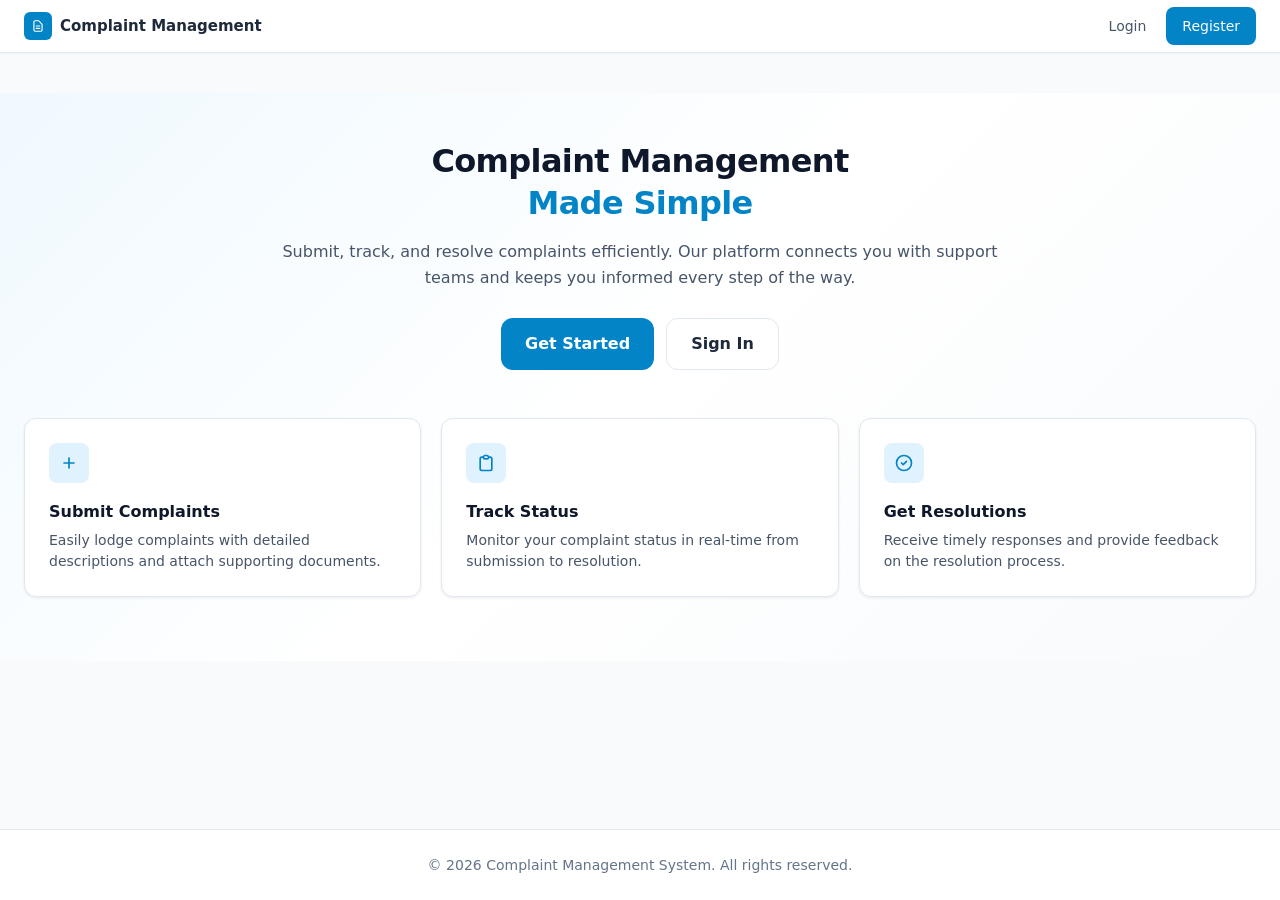
<file: Complain Management System/index.html>
<!DOCTYPE html>
<html lang="en">
<head>
  <meta charset="UTF-8">
  <meta name="viewport" content="width=device-width, initial-scale=1.0">
  <title>Complaint Management System</title>
  <link rel="stylesheet" href="css/style.css">
</head>
<body>
  <header>
    <div class="page-container">
      <div class="header-inner">
        <a href="index.html" class="logo">
          <div class="logo-icon">
            <svg fill="none" stroke="currentColor" viewBox="0 0 24 24">
              <path stroke-linecap="round" stroke-linejoin="round" stroke-width="2" d="M9 12h6m-6 4h6m2 5H7a2 2 0 01-2-2V5a2 2 0 012-2h5.586a1 1 0 01.707.293l5.414 5.414a1 1 0 01.293.707V19a2 2 0 01-2 2z"/>
            </svg>
          </div>
          Complaint Management
        </a>
        <nav id="main-nav">
          <a href="login.html">Login</a>
          <a href="register.html" class="btn-primary">Register</a>
        </nav>
      </div>
    </div>
  </header>

  <main>
    <section class="hero">
      <div class="page-container">
        <div class="hero-inner">
          <h1>Complaint Management<span>Made Simple</span></h1>
          <p>Submit, track, and resolve complaints efficiently. Our platform connects you with support teams and keeps you informed every step of the way.</p>
          <div class="hero-buttons" id="hero-buttons">
            <a href="register.html" class="btn btn-primary-solid">Get Started</a>
            <a href="login.html" class="btn btn-secondary">Sign In</a>
          </div>
        </div>
        <div class="features">
          <div class="feature-card">
            <div class="feature-icon">
              <svg width="24" height="24" fill="none" stroke="currentColor" viewBox="0 0 24 24">
                <path stroke-linecap="round" stroke-linejoin="round" stroke-width="2" d="M12 6v6m0 0v6m0-6h6m-6 0H6"/>
              </svg>
            </div>
            <h3>Submit Complaints</h3>
            <p>Easily lodge complaints with detailed descriptions and attach supporting documents.</p>
          </div>
          <div class="feature-card">
            <div class="feature-icon">
              <svg width="24" height="24" fill="none" stroke="currentColor" viewBox="0 0 24 24">
                <path stroke-linecap="round" stroke-linejoin="round" stroke-width="2" d="M9 5H7a2 2 0 00-2 2v12a2 2 0 002 2h10a2 2 0 002-2V7a2 2 0 00-2-2h-2M9 5a2 2 0 002 2h2a2 2 0 002-2M9 5a2 2 0 012-2h2a2 2 0 012 2"/>
              </svg>
            </div>
            <h3>Track Status</h3>
            <p>Monitor your complaint status in real-time from submission to resolution.</p>
          </div>
          <div class="feature-card">
            <div class="feature-icon">
              <svg width="24" height="24" fill="none" stroke="currentColor" viewBox="0 0 24 24">
                <path stroke-linecap="round" stroke-linejoin="round" stroke-width="2" d="M9 12l2 2 4-4m6 2a9 9 0 11-18 0 9 9 0 0118 0z"/>
              </svg>
            </div>
            <h3>Get Resolutions</h3>
            <p>Receive timely responses and provide feedback on the resolution process.</p>
          </div>
        </div>
      </div>
    </section>
  </main>

  <footer>
    <div class="page-container">
      <p>&copy; <span id="year"></span> Complaint Management System. All rights reserved.</p>
    </div>
  </footer>

  <script src="js/auth.js"></script>
  <script src="js/common.js"></script>
  <script>
    document.getElementById('year').textContent = new Date().getFullYear();
    const user = getCurrentUser();
    if (user) {
      document.getElementById('hero-buttons').innerHTML = `
        <a href="${user.role === 'admin' ? 'admin/index.html' : 'dashboard.html'}" class="btn btn-primary-solid">Go to Dashboard</a>
      `;
      document.getElementById('main-nav').innerHTML = user.role === 'admin'
        ? `<a href="admin/index.html" class="active">Dashboard</a><a href="admin/complaints.html">Complaints</a><a href="admin/categories.html">Categories</a><a href="admin/reports.html">Reports</a><button type="button" onclick="logout(); location.href='index.html'">Logout</button>`
        : `<a href="dashboard.html" class="active">Dashboard</a><a href="complaints.html">My Complaints</a><a href="complaint-new.html">New Complaint</a><a href="profile.html">Profile</a><button type="button" onclick="logout(); location.href='index.html'">Logout</button>`;
    }
  </script>
</body>
</html>
</file>
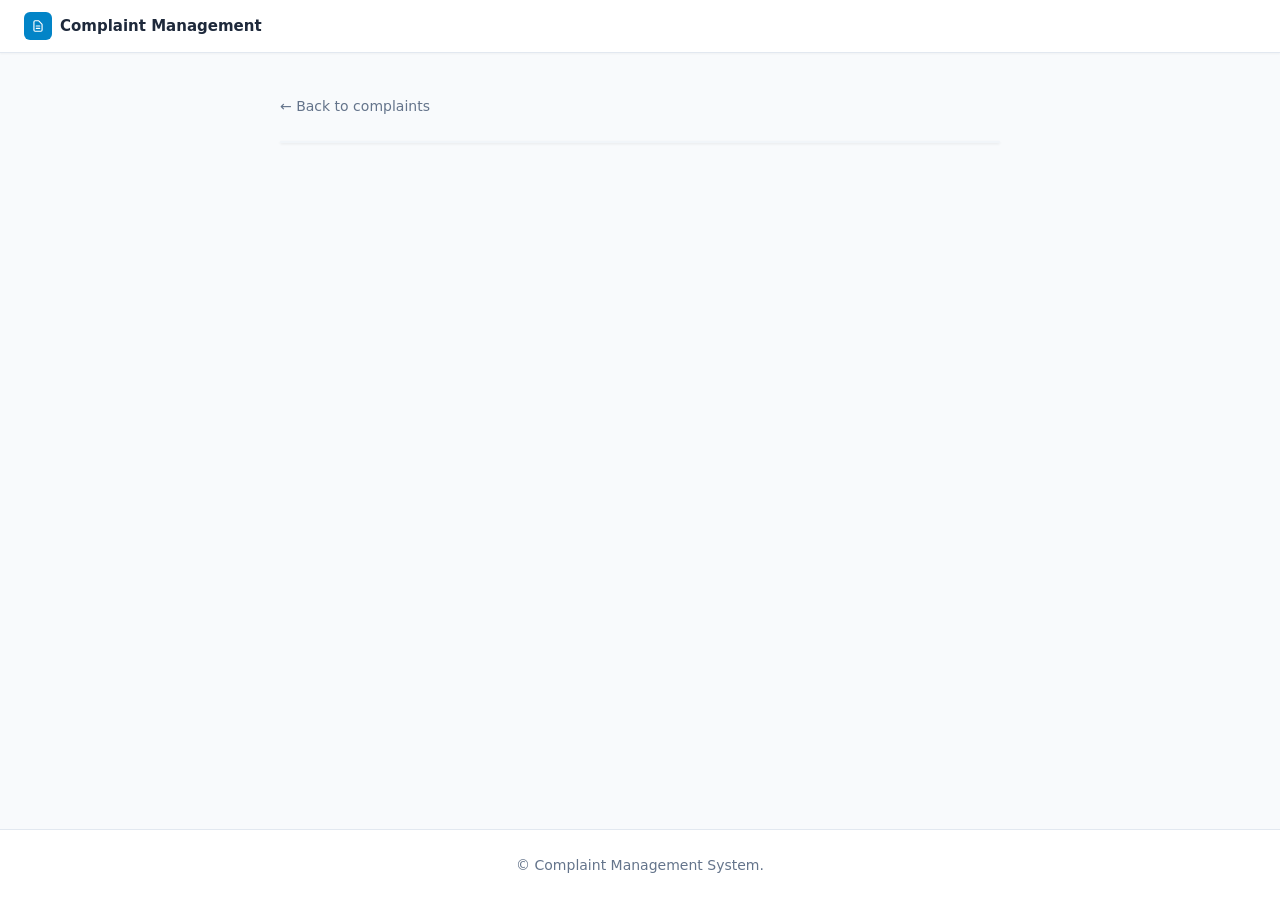
<file: Complain Management System/complaint-detail.html>
<!DOCTYPE html>
<html lang="en">
<head>
  <meta charset="UTF-8">
  <meta name="viewport" content="width=device-width, initial-scale=1.0">
  <title>Complaint Detail - Complaint Management System</title>
  <link rel="stylesheet" href="css/style.css">
</head>
<body>
  <header>
    <div class="page-container">
      <div class="header-inner">
        <a href="dashboard.html" class="logo">
          <div class="logo-icon">
            <svg fill="none" stroke="currentColor" viewBox="0 0 24 24">
              <path stroke-linecap="round" stroke-linejoin="round" stroke-width="2" d="M9 12h6m-6 4h6m2 5H7a2 2 0 01-2-2V5a2 2 0 012-2h5.586a1 1 0 01.707.293l5.414 5.414a1 1 0 01.293.707V19a2 2 0 01-2 2z"/>
            </svg>
          </div>
          Complaint Management
        </a>
        <nav id="main-nav"></nav>
      </div>
    </div>
  </header>

  <main>
    <div class="page-container" style="max-width: 48rem;">
      <a href="complaints.html" class="back-link">← Back to complaints</a>
      <div class="card" id="complaint-content"></div>
    </div>
  </main>

  <footer>
    <div class="page-container">
      <p>&copy; <span id="year"></span> Complaint Management System.</p>
    </div>
  </footer>

  <script src="js/auth.js"></script>
  <script src="js/data.js"></script>
  <script src="js/common.js"></script>
  <script>
    document.getElementById('year').textContent = new Date().getFullYear();
    const user = requireAuth();
    if (!user) return;

    document.getElementById('main-nav').innerHTML = `
      <a href="dashboard.html">Dashboard</a>
      <a href="complaints.html">My Complaints</a>
      <a href="complaint-new.html">New Complaint</a>
      <a href="profile.html">Profile</a>
      <button type="button" onclick="logout(); location.href='index.html'">Logout</button>
    `;

    const params = new URLSearchParams(location.search);
    const id = parseInt(params.get('id'), 10);
    const complaint = mockComplaints.find(c => c.complaintID === id);
    const category = complaint ? mockCategories.find(c => c.categoryID === complaint.categoryID) : null;
    const responses = complaint ? mockResponses.filter(r => r.complaintID === complaint.complaintID) : [];
    const feedback = complaint ? mockFeedback.find(f => f.complaintID === complaint.complaintID) : null;

    const contentEl = document.getElementById('complaint-content');
    if (!complaint) {
      contentEl.innerHTML = `
        <div class="empty-state">
          <p>Complaint not found.</p>
          <a href="complaints.html">Back to complaints</a>
        </div>
      `;
    } else {
      const canSubmitFeedback = (complaint.status === 'Resolved' || complaint.status === 'Closed') && !feedback;
      contentEl.innerHTML = `
        <div class="detail-section">
          <div style="display:flex;justify-content:space-between;align-items:flex-start;flex-wrap:wrap;gap:1rem;">
            <div>
              <span style="font-size:0.875rem;color:var(--slate-500)">#${complaint.complaintID}</span>
              <h1 style="font-size:1.5rem;font-weight:700;margin-top:0.25rem">${complaint.title}</h1>
              <p style="margin-top:0.5rem;color:var(--slate-600)">${complaint.description}</p>
            </div>
            <span class="badge ${getStatusBadgeClass(complaint.status)}">${complaint.status}</span>
          </div>
          <div class="detail-meta">
            Category: ${category ? category.categoryName : '-'} · 
            Created: ${new Date(complaint.createdAt).toLocaleString()} · 
            Updated: ${new Date(complaint.updatedAt).toLocaleString()}
          </div>
        </div>
        <div class="detail-section">
          <h2>Responses</h2>
          ${responses.length === 0 
            ? '<p style="margin-top:1rem;color:var(--slate-500)">No responses yet. Our team will get back to you soon.</p>'
            : responses.map(r => `
              <div class="response-item">
                <p>${r.responseText}</p>
                <p class="response-meta">${r.authorName} · ${new Date(r.responseDate).toLocaleString()}</p>
              </div>
            `).join('')
          }
        </div>
        ${canSubmitFeedback ? `
        <div class="detail-section">
          <h2>Submit Feedback</h2>
          <p style="font-size:0.875rem;color:var(--slate-500);margin-top:0.25rem">How was your experience with the resolution?</p>
          <form id="feedback-form" style="margin-top:1rem">
            <div class="form-group">
              <label>Rating</label>
              <div class="rating-stars" id="rating-stars">
                ${[1,2,3,4,5].map(i => `<button type="button" data-rating="${i}">★</button>`).join('')}
              </div>
            </div>
            <div class="form-group">
              <label for="comments">Comments</label>
              <textarea id="comments" rows="3" placeholder="Optional feedback..."></textarea>
            </div>
            <button type="submit" class="btn btn-primary-solid" style="margin-top:1rem">Submit Feedback</button>
          </form>
        </div>
        ` : ''}
        ${feedback ? `
        <div class="detail-section" style="background:var(--emerald-100);background:rgba(209,250,229,0.5)">
          <h2>Your Feedback</h2>
          <div class="rating-stars" style="pointer-events:none">
            ${[1,2,3,4,5].map(i => `<span style="color:${i<=feedback.rating?'#f59e0b':'var(--slate-300)'}">★</span>`).join('')}
          </div>
          ${feedback.comments ? `<p style="margin-top:0.5rem;color:var(--slate-600)">${feedback.comments}</p>` : ''}
        </div>
        ` : ''}
      `;

      if (canSubmitFeedback) {
        let rating = 0;
        const stars = document.querySelectorAll('#rating-stars button');
        stars.forEach(btn => {
          btn.addEventListener('click', () => {
            rating = parseInt(btn.dataset.rating, 10);
            stars.forEach((s, i) => s.classList.toggle('active', i < rating));
          });
        });
        document.getElementById('feedback-form').addEventListener('submit', function(e) {
          e.preventDefault();
          this.innerHTML = '<p style="color:var(--emerald-600);font-weight:500">Thank you for your feedback!</p>';
        });
      }
    }
  </script>
</body>
</html>
</file>
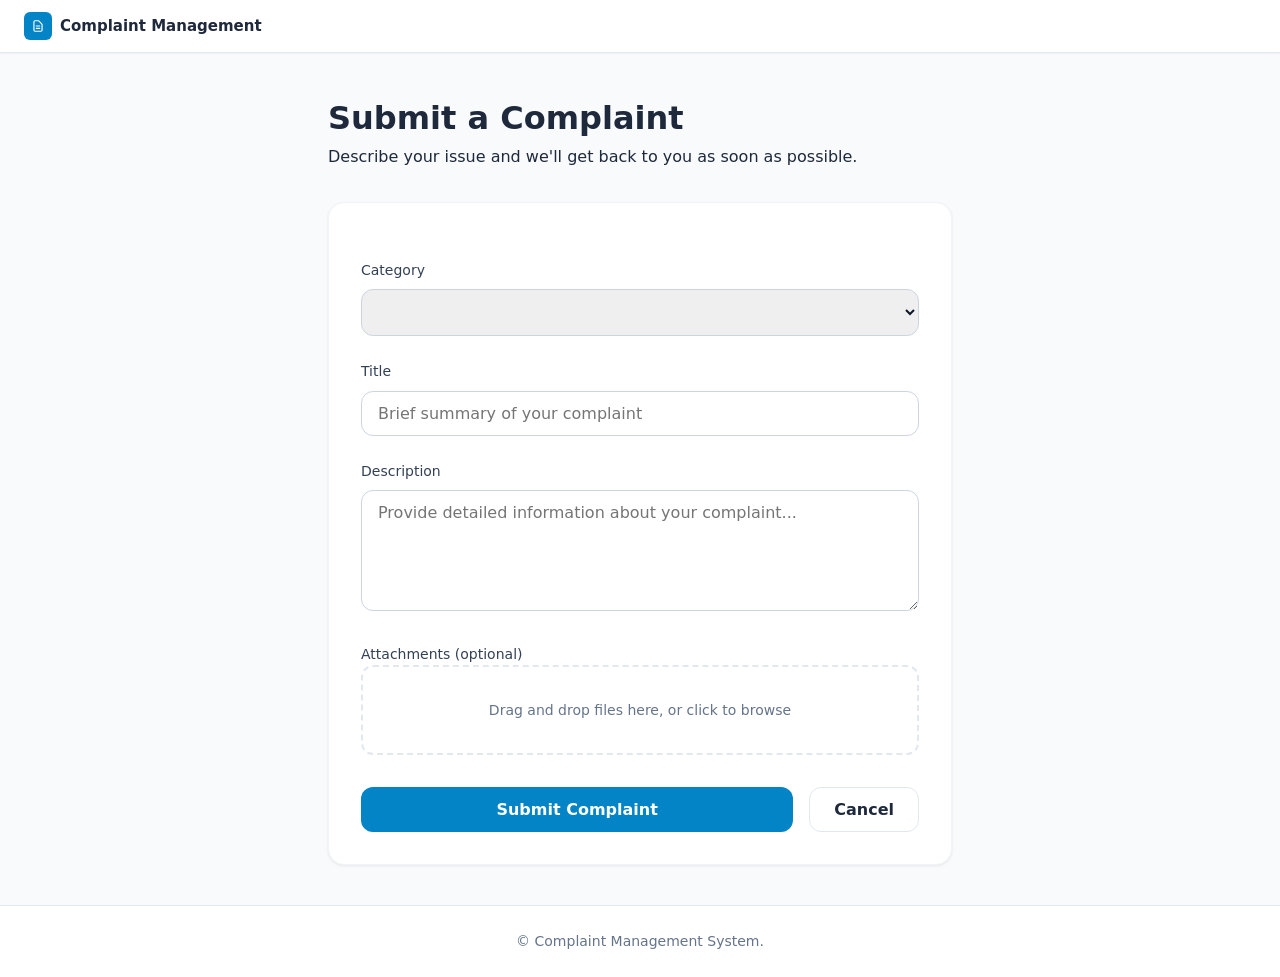
<file: Complain Management System/complaint-new.html>
<!DOCTYPE html>
<html lang="en">
<head>
  <meta charset="UTF-8">
  <meta name="viewport" content="width=device-width, initial-scale=1.0">
  <title>New Complaint - Complaint Management System</title>
  <link rel="stylesheet" href="css/style.css">
</head>
<body>
  <header>
    <div class="page-container">
      <div class="header-inner">
        <a href="dashboard.html" class="logo">
          <div class="logo-icon">
            <svg fill="none" stroke="currentColor" viewBox="0 0 24 24">
              <path stroke-linecap="round" stroke-linejoin="round" stroke-width="2" d="M9 12h6m-6 4h6m2 5H7a2 2 0 01-2-2V5a2 2 0 012-2h5.586a1 1 0 01.707.293l5.414 5.414a1 1 0 01.293.707V19a2 2 0 01-2 2z"/>
            </svg>
          </div>
          Complaint Management
        </a>
        <nav id="main-nav"></nav>
      </div>
    </div>
  </header>

  <main>
    <div class="page-container" style="max-width: 42rem;">
      <h1>Submit a Complaint</h1>
      <p>Describe your issue and we'll get back to you as soon as possible.</p>
      <form id="complaint-form" class="card" style="margin-top: 2rem; padding: 2rem;">
        <div class="form-group">
          <label for="category">Category</label>
          <select id="category"></select>
        </div>
        <div class="form-group">
          <label for="title">Title</label>
          <input type="text" id="title" required placeholder="Brief summary of your complaint">
        </div>
        <div class="form-group">
          <label for="description">Description</label>
          <textarea id="description" rows="5" required placeholder="Provide detailed information about your complaint..."></textarea>
        </div>
        <div class="form-group">
          <label>Attachments (optional)</label>
          <div class="upload-area">
            <p>Drag and drop files here, or click to browse</p>
          </div>
        </div>
        <div style="margin-top: 2rem; display: flex; gap: 1rem;">
          <button type="submit" class="btn btn-primary-solid" style="flex:1">Submit Complaint</button>
          <button type="button" class="btn btn-secondary" onclick="history.back()">Cancel</button>
        </div>
      </form>
    </div>
  </main>

  <footer>
    <div class="page-container">
      <p>&copy; <span id="year"></span> Complaint Management System.</p>
    </div>
  </footer>

  <script src="js/auth.js"></script>
  <script src="js/data.js"></script>
  <script src="js/common.js"></script>
  <script>
    document.getElementById('year').textContent = new Date().getFullYear();
    const user = requireAuth();
    if (!user) return;

    document.getElementById('main-nav').innerHTML = `
      <a href="dashboard.html">Dashboard</a>
      <a href="complaints.html">My Complaints</a>
      <a href="complaint-new.html" class="active">New Complaint</a>
      <a href="profile.html">Profile</a>
      <button type="button" onclick="logout(); location.href='index.html'">Logout</button>
    `;

    const categorySelect = document.getElementById('category');
    mockCategories.forEach(cat => {
      const opt = document.createElement('option');
      opt.value = cat.categoryID;
      opt.textContent = cat.categoryName;
      categorySelect.appendChild(opt);
    });

    document.getElementById('complaint-form').addEventListener('submit', function(e) {
      e.preventDefault();
      const btn = this.querySelector('button[type="submit"]');
      btn.textContent = 'Submitting...';
      btn.disabled = true;
      setTimeout(() => {
        window.location.href = 'complaints.html';
      }, 1000);
    });
  </script>
</body>
</html>
</file>
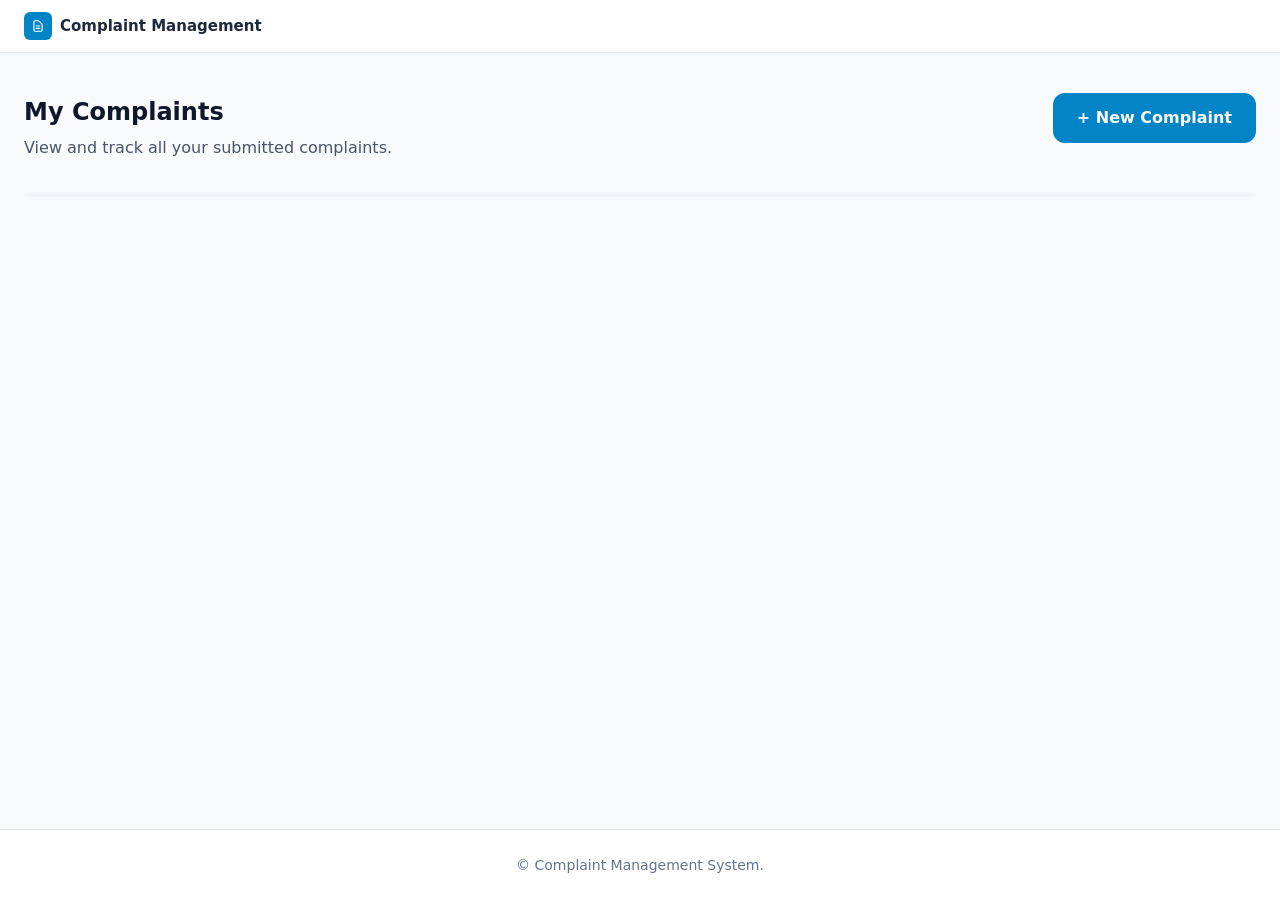
<file: Complain Management System/complaints.html>
<!DOCTYPE html>
<html lang="en">
<head>
  <meta charset="UTF-8">
  <meta name="viewport" content="width=device-width, initial-scale=1.0">
  <title>My Complaints - Complaint Management System</title>
  <link rel="stylesheet" href="css/style.css">
</head>
<body>
  <header>
    <div class="page-container">
      <div class="header-inner">
        <a href="dashboard.html" class="logo">
          <div class="logo-icon">
            <svg fill="none" stroke="currentColor" viewBox="0 0 24 24">
              <path stroke-linecap="round" stroke-linejoin="round" stroke-width="2" d="M9 12h6m-6 4h6m2 5H7a2 2 0 01-2-2V5a2 2 0 012-2h5.586a1 1 0 01.707.293l5.414 5.414a1 1 0 01.293.707V19a2 2 0 01-2 2z"/>
            </svg>
          </div>
          Complaint Management
        </a>
        <nav id="main-nav"></nav>
      </div>
    </div>
  </header>

  <main>
    <div class="page-container">
      <div class="page-header">
        <div>
          <h1>My Complaints</h1>
          <p>View and track all your submitted complaints.</p>
        </div>
        <a href="complaint-new.html" class="btn btn-primary-solid">+ New Complaint</a>
      </div>
      <div class="card table-container" id="complaints-table"></div>
    </div>
  </main>

  <footer>
    <div class="page-container">
      <p>&copy; <span id="year"></span> Complaint Management System.</p>
    </div>
  </footer>

  <script src="js/auth.js"></script>
  <script src="js/data.js"></script>
  <script src="js/common.js"></script>
  <script>
    document.getElementById('year').textContent = new Date().getFullYear();
    const user = requireAuth();
    if (!user) return;

    document.getElementById('main-nav').innerHTML = `
      <a href="dashboard.html">Dashboard</a>
      <a href="complaints.html" class="active">My Complaints</a>
      <a href="complaint-new.html">New Complaint</a>
      <a href="profile.html">Profile</a>
      <button type="button" onclick="logout(); location.href='index.html'">Logout</button>
    `;

    const myComplaints = mockComplaints.filter(c => c.userID === 1);
    const tableEl = document.getElementById('complaints-table');

    if (myComplaints.length === 0) {
      tableEl.innerHTML = `
        <div class="empty-state">
          <div class="empty-state-icon">
            <svg width="32" height="32" fill="none" stroke="currentColor" viewBox="0 0 24 24">
              <path stroke-linecap="round" stroke-linejoin="round" stroke-width="2" d="M9 12h6m-6 4h6m2 5H7a2 2 0 01-2-2V5a2 2 0 012-2h5.586a1 1 0 01.707.293l5.414 5.414a1 1 0 01.293.707V19a2 2 0 01-2 2z"/>
            </svg>
          </div>
          <p>No complaints yet</p>
          <a href="complaint-new.html">Submit your first complaint →</a>
        </div>
      `;
    } else {
      tableEl.innerHTML = `
        <table>
          <thead>
            <tr>
              <th>ID</th>
              <th>Title</th>
              <th>Category</th>
              <th>Status</th>
              <th>Date</th>
              <th style="text-align:right">Action</th>
            </tr>
          </thead>
          <tbody>
            ${myComplaints.map(c => `
              <tr>
                <td>#${c.complaintID}</td>
                <td>
                  <p style="font-weight:500">${c.title}</p>
                  <p style="font-size:0.875rem;color:var(--slate-500)">${c.description.substring(0, 50)}...</p>
                </td>
                <td>${getCategoryName(c.categoryID)}</td>
                <td><span class="badge ${getStatusBadgeClass(c.status)}">${c.status}</span></td>
                <td>${new Date(c.createdAt).toLocaleDateString()}</td>
                <td style="text-align:right"><a href="complaint-detail.html?id=${c.complaintID}" class="table-link">View</a></td>
              </tr>
            `).join('')}
          </tbody>
        </table>
      `;
    }
  </script>
</body>
</html>
</file>
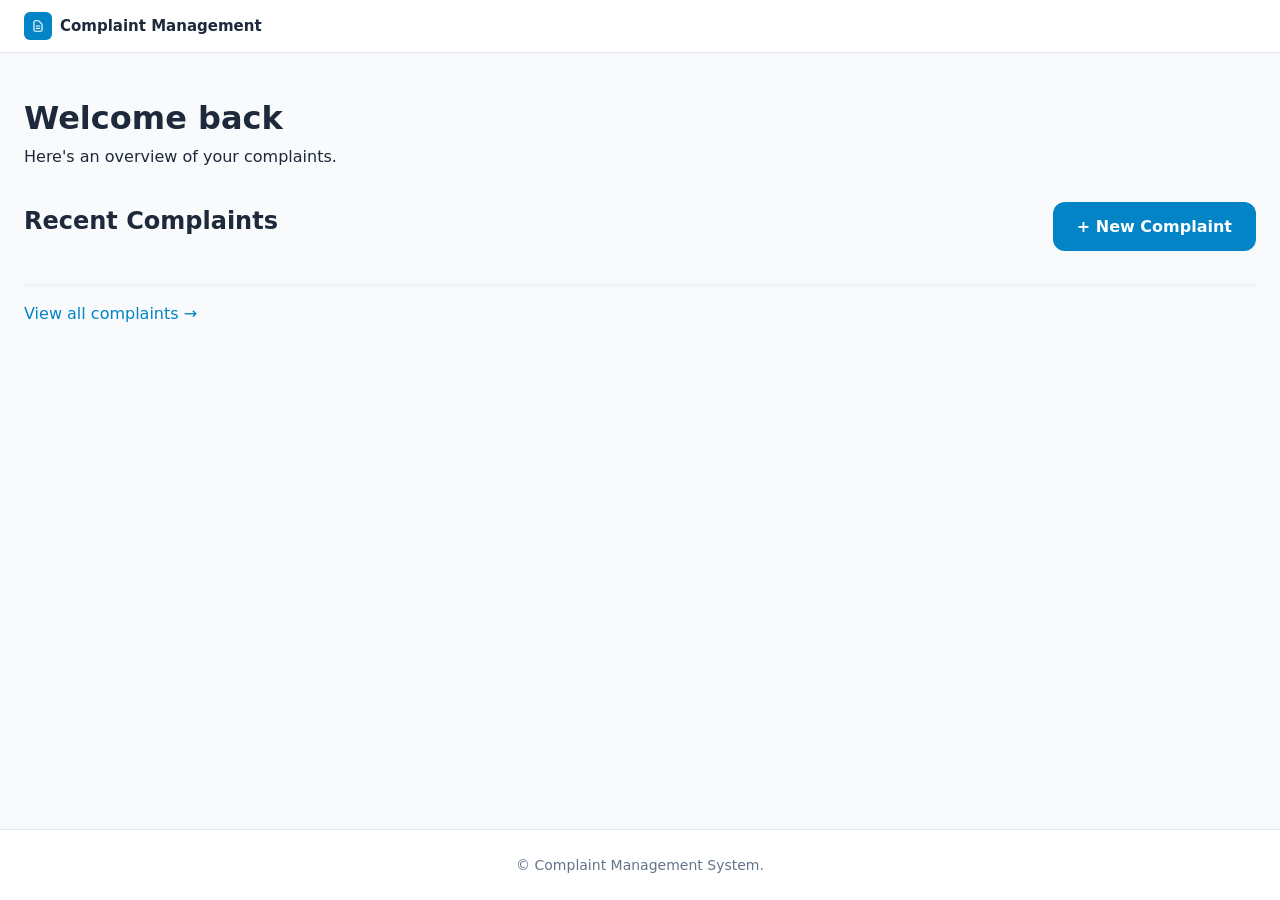
<file: Complain Management System/dashboard.html>
<!DOCTYPE html>
<html lang="en">
<head>
  <meta charset="UTF-8">
  <meta name="viewport" content="width=device-width, initial-scale=1.0">
  <title>Dashboard - Complaint Management System</title>
  <link rel="stylesheet" href="css/style.css">
</head>
<body>
  <header>
    <div class="page-container">
      <div class="header-inner">
        <a href="dashboard.html" class="logo">
          <div class="logo-icon">
            <svg fill="none" stroke="currentColor" viewBox="0 0 24 24">
              <path stroke-linecap="round" stroke-linejoin="round" stroke-width="2" d="M9 12h6m-6 4h6m2 5H7a2 2 0 01-2-2V5a2 2 0 012-2h5.586a1 1 0 01.707.293l5.414 5.414a1 1 0 01.293.707V19a2 2 0 01-2 2z"/>
            </svg>
          </div>
          Complaint Management
        </a>
        <nav id="main-nav"></nav>
      </div>
    </div>
  </header>

  <main>
    <div class="page-container">
      <div>
        <h1 id="welcome-title">Welcome back</h1>
        <p>Here's an overview of your complaints.</p>
      </div>

      <div class="stats-grid" id="stats"></div>

      <div>
        <div class="page-header">
          <h2>Recent Complaints</h2>
          <a href="complaint-new.html" class="btn btn-primary-solid">+ New Complaint</a>
        </div>
        <div class="card" id="complaints-list"></div>
        <a href="complaints.html" id="view-all-link" class="table-link" style="display:inline-block;margin-top:1rem;">View all complaints →</a>
      </div>
    </div>
  </main>

  <footer>
    <div class="page-container">
      <p>&copy; <span id="year"></span> Complaint Management System.</p>
    </div>
  </footer>

  <script src="js/auth.js"></script>
  <script src="js/data.js"></script>
  <script src="js/common.js"></script>
  <script>
    document.getElementById('year').textContent = new Date().getFullYear();
    const user = requireAuth();
    if (!user) return;

    document.getElementById('welcome-title').textContent = `Welcome back, ${user.username}`;
    document.getElementById('main-nav').innerHTML = `
      <a href="dashboard.html" class="active">Dashboard</a>
      <a href="complaints.html">My Complaints</a>
      <a href="complaint-new.html">New Complaint</a>
      <a href="profile.html">Profile</a>
      <button type="button" onclick="logout(); location.href='index.html'">Logout</button>
    `;

    const myComplaints = mockComplaints.filter(c => c.userID === 1);
    const openCount = myComplaints.filter(c => c.status === 'Open' || c.status === 'In Progress').length;
    const resolvedCount = myComplaints.filter(c => c.status === 'Resolved' || c.status === 'Closed').length;

    document.getElementById('stats').innerHTML = `
      <div class="stat-card">
        <p>Total Complaints</p>
        <p>${myComplaints.length}</p>
      </div>
      <div class="stat-card">
        <p>Open / In Progress</p>
        <p style="color: var(--primary-600)">${openCount}</p>
      </div>
      <div class="stat-card">
        <p>Resolved</p>
        <p style="color: var(--emerald-600)">${resolvedCount}</p>
      </div>
    `;

    const listEl = document.getElementById('complaints-list');
    if (myComplaints.length === 0) {
      listEl.innerHTML = `
        <div class="empty-state">
          <div class="empty-state-icon">
            <svg width="32" height="32" fill="none" stroke="currentColor" viewBox="0 0 24 24">
              <path stroke-linecap="round" stroke-linejoin="round" stroke-width="2" d="M9 12h6m-6 4h6m2 5H7a2 2 0 01-2-2V5a2 2 0 012-2h5.586a1 1 0 01.707.293l5.414 5.414a1 1 0 01.293.707V19a2 2 0 01-2 2z"/>
            </svg>
          </div>
          <p>You haven't submitted any complaints yet.</p>
          <a href="complaint-new.html">Submit your first complaint →</a>
        </div>
      `;
      document.getElementById('view-all-link').style.display = 'none';
    } else {
      listEl.innerHTML = myComplaints.slice(0, 5).map(c => `
        <a href="complaint-detail.html?id=${c.complaintID}" class="complaint-item">
          <div class="complaint-item-header">
            <div>
              <p class="complaint-item-title">${c.title}</p>
              <p class="complaint-item-desc">${c.description}</p>
            </div>
            <span class="badge ${getStatusBadgeClass(c.status)}">${c.status}</span>
          </div>
          <p class="complaint-item-meta">#${c.complaintID} · Updated ${new Date(c.updatedAt).toLocaleDateString()}</p>
        </a>
      `).join('');
    }
  </script>
</body>
</html>
</file>
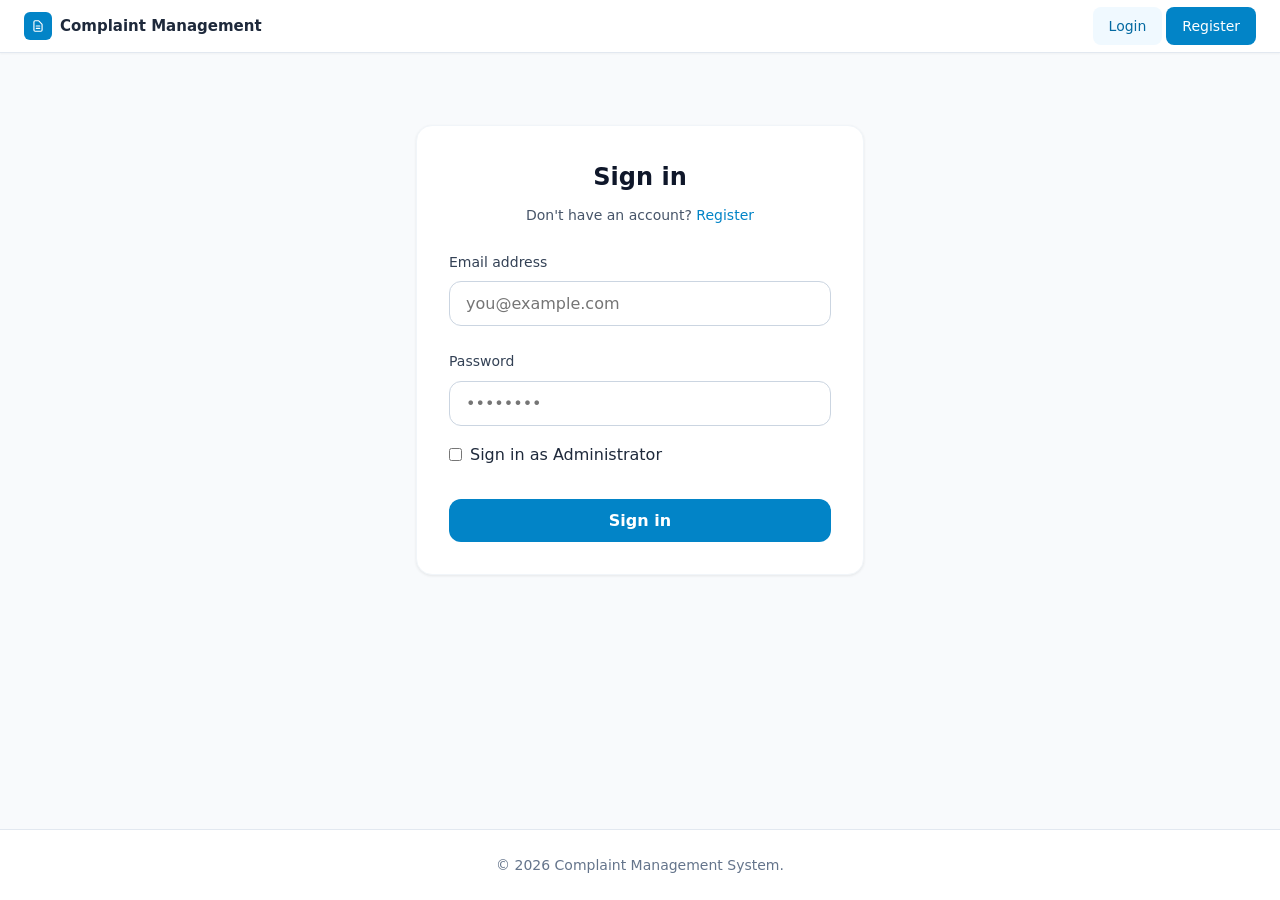
<file: Complain Management System/login.html>
<!DOCTYPE html>
<html lang="en">
<head>
  <meta charset="UTF-8">
  <meta name="viewport" content="width=device-width, initial-scale=1.0">
  <title>Sign In - Complaint Management System</title>
  <link rel="stylesheet" href="css/style.css">
</head>
<body>
  <header>
    <div class="page-container">
      <div class="header-inner">
        <a href="index.html" class="logo">
          <div class="logo-icon">
            <svg fill="none" stroke="currentColor" viewBox="0 0 24 24">
              <path stroke-linecap="round" stroke-linejoin="round" stroke-width="2" d="M9 12h6m-6 4h6m2 5H7a2 2 0 01-2-2V5a2 2 0 012-2h5.586a1 1 0 01.707.293l5.414 5.414a1 1 0 01.293.707V19a2 2 0 01-2 2z"/>
            </svg>
          </div>
          Complaint Management
        </a>
        <nav id="main-nav">
          <a href="login.html" class="active">Login</a>
          <a href="register.html" class="btn-primary">Register</a>
        </nav>
      </div>
    </div>
  </header>

  <main>
    <div class="form-container">
      <div class="form-card">
        <h1>Sign in</h1>
        <p>Don't have an account? <a href="register.html">Register</a></p>
        <form id="login-form">
          <div class="form-group">
            <label for="email">Email address</label>
            <input type="email" id="email" required placeholder="you@example.com">
          </div>
          <div class="form-group">
            <label for="password">Password</label>
            <input type="password" id="password" required placeholder="••••••••">
          </div>
          <div class="form-checkbox">
            <input type="checkbox" id="admin" name="admin">
            <label for="admin">Sign in as Administrator</label>
          </div>
          <div class="form-actions">
            <button type="submit" class="btn btn-primary-solid">Sign in</button>
          </div>
        </form>
      </div>
    </div>
  </main>

  <footer>
    <div class="page-container">
      <p>&copy; <span id="year"></span> Complaint Management System.</p>
    </div>
  </footer>

  <script src="js/auth.js"></script>
  <script>
    document.getElementById('year').textContent = new Date().getFullYear();
    const user = getCurrentUser();
    if (user) {
      window.location.href = user.role === 'admin' ? 'admin/index.html' : 'dashboard.html';
    }
    document.getElementById('login-form').addEventListener('submit', function(e) {
      e.preventDefault();
      const email = document.getElementById('email').value;
      const password = document.getElementById('password').value;
      const isAdmin = document.getElementById('admin').checked;
      login(email, password, isAdmin);
      window.location.href = isAdmin ? 'admin/index.html' : 'dashboard.html';
    });
  </script>
</body>
</html>
</file>
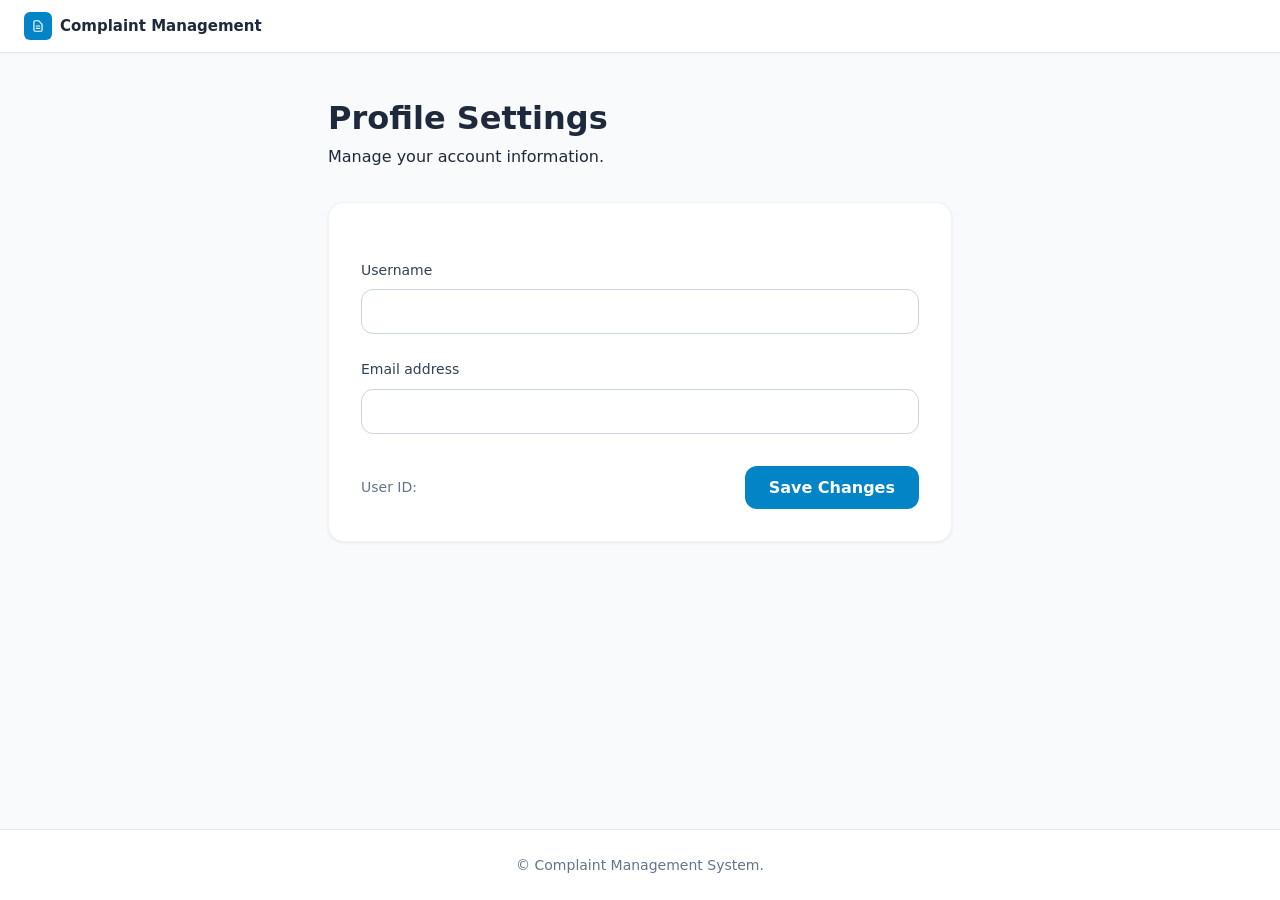
<file: Complain Management System/profile.html>
<!DOCTYPE html>
<html lang="en">
<head>
  <meta charset="UTF-8">
  <meta name="viewport" content="width=device-width, initial-scale=1.0">
  <title>Profile - Complaint Management System</title>
  <link rel="stylesheet" href="css/style.css">
</head>
<body>
  <header>
    <div class="page-container">
      <div class="header-inner">
        <a href="dashboard.html" class="logo">
          <div class="logo-icon">
            <svg fill="none" stroke="currentColor" viewBox="0 0 24 24">
              <path stroke-linecap="round" stroke-linejoin="round" stroke-width="2" d="M9 12h6m-6 4h6m2 5H7a2 2 0 01-2-2V5a2 2 0 012-2h5.586a1 1 0 01.707.293l5.414 5.414a1 1 0 01.293.707V19a2 2 0 01-2 2z"/>
            </svg>
          </div>
          Complaint Management
        </a>
        <nav id="main-nav"></nav>
      </div>
    </div>
  </header>

  <main>
    <div class="page-container" style="max-width: 42rem;">
      <h1>Profile Settings</h1>
      <p>Manage your account information.</p>
      <form id="profile-form" class="card" style="margin-top: 2rem; padding: 2rem;">
        <div class="form-group">
          <label for="username">Username</label>
          <input type="text" id="username">
        </div>
        <div class="form-group">
          <label for="email">Email address</label>
          <input type="email" id="email">
        </div>
        <div style="margin-top: 2rem; display: flex; justify-content: space-between; align-items: center;">
          <p style="font-size: 0.875rem; color: var(--slate-500);">User ID: <span id="user-id"></span></p>
          <button type="submit" class="btn btn-primary-solid">Save Changes</button>
        </div>
      </form>
    </div>
  </main>

  <footer>
    <div class="page-container">
      <p>&copy; <span id="year"></span> Complaint Management System.</p>
    </div>
  </footer>

  <script src="js/auth.js"></script>
  <script>
    document.getElementById('year').textContent = new Date().getFullYear();
    const user = requireAuth();
    if (!user) return;

    document.getElementById('main-nav').innerHTML = `
      <a href="dashboard.html">Dashboard</a>
      <a href="complaints.html">My Complaints</a>
      <a href="complaint-new.html">New Complaint</a>
      <a href="profile.html" class="active">Profile</a>
      <button type="button" onclick="logout(); location.href='index.html'">Logout</button>
    `;

    document.getElementById('username').value = user.username;
    document.getElementById('email').value = user.email;
    document.getElementById('user-id').textContent = user.userID;

    document.getElementById('profile-form').addEventListener('submit', function(e) {
      e.preventDefault();
      const btn = this.querySelector('button[type="submit"]');
      btn.textContent = 'Saved!';
      btn.disabled = true;
      setTimeout(() => {
        btn.textContent = 'Save Changes';
        btn.disabled = false;
      }, 2000);
    });
  </script>
</body>
</html>
</file>
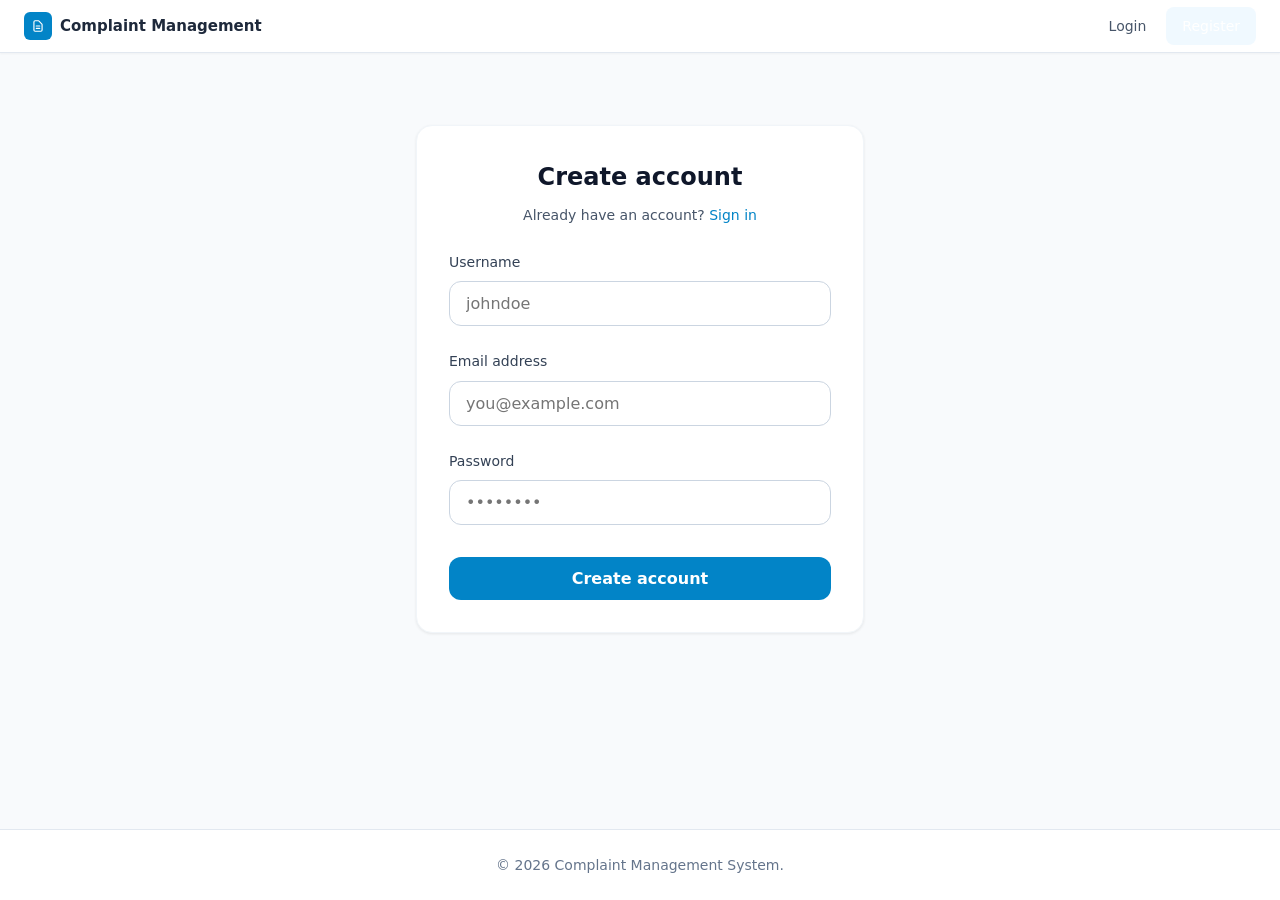
<file: Complain Management System/register.html>
<!DOCTYPE html>
<html lang="en">
<head>
  <meta charset="UTF-8">
  <meta name="viewport" content="width=device-width, initial-scale=1.0">
  <title>Register - Complaint Management System</title>
  <link rel="stylesheet" href="css/style.css">
</head>
<body>
  <header>
    <div class="page-container">
      <div class="header-inner">
        <a href="index.html" class="logo">
          <div class="logo-icon">
            <svg fill="none" stroke="currentColor" viewBox="0 0 24 24">
              <path stroke-linecap="round" stroke-linejoin="round" stroke-width="2" d="M9 12h6m-6 4h6m2 5H7a2 2 0 01-2-2V5a2 2 0 012-2h5.586a1 1 0 01.707.293l5.414 5.414a1 1 0 01.293.707V19a2 2 0 01-2 2z"/>
            </svg>
          </div>
          Complaint Management
        </a>
        <nav id="main-nav">
          <a href="login.html">Login</a>
          <a href="register.html" class="btn-primary active">Register</a>
        </nav>
      </div>
    </div>
  </header>

  <main>
    <div class="form-container">
      <div class="form-card">
        <h1>Create account</h1>
        <p>Already have an account? <a href="login.html">Sign in</a></p>
        <form id="register-form">
          <div class="form-group">
            <label for="username">Username</label>
            <input type="text" id="username" required placeholder="johndoe">
          </div>
          <div class="form-group">
            <label for="email">Email address</label>
            <input type="email" id="email" required placeholder="you@example.com">
          </div>
          <div class="form-group">
            <label for="password">Password</label>
            <input type="password" id="password" required placeholder="••••••••">
          </div>
          <div class="form-actions">
            <button type="submit" class="btn btn-primary-solid">Create account</button>
          </div>
        </form>
      </div>
    </div>
  </main>

  <footer>
    <div class="page-container">
      <p>&copy; <span id="year"></span> Complaint Management System.</p>
    </div>
  </footer>

  <script src="js/auth.js"></script>
  <script>
    document.getElementById('year').textContent = new Date().getFullYear();
    const user = getCurrentUser();
    if (user) {
      window.location.href = 'dashboard.html';
    }
    document.getElementById('register-form').addEventListener('submit', function(e) {
      e.preventDefault();
      const username = document.getElementById('username').value;
      const email = document.getElementById('email').value;
      const password = document.getElementById('password').value;
      register(username, email, password);
      window.location.href = 'dashboard.html';
    });
  </script>
</body>
</html>
</file>
<file: Complain Management System/css/style.css>
/* Complaint Management System - Professional Styles */
:root {
  --primary-50: #f0f9ff;
  --primary-100: #e0f2fe;
  --primary-500: #0ea5e9;
  --primary-600: #0284c7;
  --primary-700: #0369a1;
  --slate-50: #f8fafc;
  --slate-100: #f1f5f9;
  --slate-200: #e2e8f0;
  --slate-300: #cbd5e1;
  --slate-500: #64748b;
  --slate-600: #475569;
  --slate-700: #334155;
  --slate-800: #1e293b;
  --slate-900: #0f172a;
  --amber-100: #fef3c7;
  --amber-800: #92400e;
  --blue-100: #dbeafe;
  --blue-800: #1e40af;
  --emerald-100: #d1fae5;
  --emerald-600: #059669;
  --emerald-800: #065f46;
  --shadow-card: 0 1px 3px 0 rgb(0 0 0 / 0.08);
  --shadow-hover: 0 4px 6px -1px rgb(0 0 0 / 0.08);
  --radius: 12px;
  --radius-lg: 16px;
}

* {
  box-sizing: border-box;
  margin: 0;
  padding: 0;
}

body {
  font-family: 'Segoe UI', system-ui, -apple-system, sans-serif;
  background: var(--slate-50);
  color: var(--slate-800);
  line-height: 1.6;
  min-height: 100vh;
  display: flex;
  flex-direction: column;
}

/* Layout */
.page-container {
  max-width: 1280px;
  margin: 0 auto;
  padding: 0 1.5rem;
}

/* Header */
header {
  background: white;
  border-bottom: 1px solid var(--slate-200);
  box-shadow: 0 1px 2px rgba(0,0,0,0.04);
  position: sticky;
  top: 0;
  z-index: 50;
}

header .header-inner {
  display: flex;
  justify-content: space-between;
  align-items: center;
  height: 52px;
}

.logo {
  display: flex;
  align-items: center;
  gap: 0.5rem;
  text-decoration: none;
  color: var(--slate-800);
  font-weight: 600;
  font-size: 0.9375rem;
}

.logo-icon {
  width: 28px;
  height: 28px;
  background: var(--primary-600);
  border-radius: 6px;
  display: flex;
  align-items: center;
  justify-content: center;
  flex-shrink: 0;
}

.logo-icon svg {
  width: 14px;
  height: 14px;
  color: white;
}

nav {
  display: flex;
  align-items: center;
  gap: 0.25rem;
}

nav a,
nav button {
  padding: 0.5rem 1rem;
  border-radius: 8px;
  font-size: 0.875rem;
  font-weight: 500;
  text-decoration: none;
  color: var(--slate-600);
  background: none;
  border: none;
  cursor: pointer;
  font-family: inherit;
  transition: all 0.15s;
}

nav a:hover,
nav button:hover {
  background: var(--slate-100);
  color: var(--slate-800);
}

nav a.active {
  background: var(--primary-50);
  color: var(--primary-700);
}

.btn-primary {
  background: var(--primary-600);
  color: white !important;
}

.btn-primary:hover {
  background: var(--primary-700) !important;
}

/* Main content */
main {
  flex: 1;
  padding: 2.5rem 0;
}

/* Hero / Home */
.hero {
  padding: 3rem 0 4rem;
  background: linear-gradient(135deg, var(--primary-50) 0%, white 50%, var(--slate-50) 100%);
}

.hero .hero-inner {
  max-width: 720px;
  margin: 0 auto;
  text-align: center;
}

.hero h1 {
  font-size: 2rem;
  font-weight: 700;
  color: var(--slate-900);
  line-height: 1.25;
  letter-spacing: -0.02em;
}

.hero h1 span {
  color: var(--primary-600);
  display: block;
  margin-top: 0.125rem;
}

.hero p {
  margin-top: 1rem;
  font-size: 1rem;
  color: var(--slate-600);
  line-height: 1.6;
}

.hero-buttons {
  margin-top: 1.75rem;
  display: flex;
  gap: 0.75rem;
  justify-content: center;
  flex-wrap: wrap;
}

/* Buttons */
.btn {
  display: inline-flex;
  align-items: center;
  justify-content: center;
  padding: 0.75rem 1.5rem;
  border-radius: var(--radius);
  font-size: 1rem;
  font-weight: 600;
  text-decoration: none;
  border: none;
  cursor: pointer;
  font-family: inherit;
  transition: all 0.15s;
}

.btn-primary-solid {
  background: var(--primary-600);
  color: white;
}

.btn-primary-solid:hover {
  background: var(--primary-700);
}

.btn-secondary {
  background: white;
  color: var(--slate-800);
  border: 1px solid var(--slate-200);
}

.btn-secondary:hover {
  background: var(--slate-50);
}

/* Cards */
.card {
  background: white;
  border-radius: var(--radius-lg);
  border: 1px solid var(--slate-100);
  box-shadow: var(--shadow-card);
  overflow: hidden;
}

.card-body {
  padding: 2rem;
}

/* Feature grid */
.features {
  display: grid;
  grid-template-columns: repeat(3, 1fr);
  gap: 1.25rem;
  margin-top: 3rem;
}

@media (max-width: 768px) {
  .features {
    grid-template-columns: 1fr;
  }
}

.feature-card {
  background: white;
  border-radius: var(--radius);
  padding: 1.5rem;
  border: 1px solid var(--slate-200);
  box-shadow: var(--shadow-card);
  transition: box-shadow 0.2s, border-color 0.2s;
}

.feature-card:hover {
  box-shadow: var(--shadow-hover);
  border-color: var(--slate-300);
}

.feature-icon {
  width: 40px;
  height: 40px;
  background: var(--primary-100);
  color: var(--primary-600);
  border-radius: 8px;
  display: flex;
  align-items: center;
  justify-content: center;
}

.feature-icon svg {
  width: 20px;
  height: 20px;
}

.feature-card h3 {
  margin-top: 1rem;
  font-size: 1rem;
  font-weight: 600;
  color: var(--slate-900);
}

.feature-card p {
  margin-top: 0.375rem;
  color: var(--slate-600);
  font-size: 0.875rem;
  line-height: 1.5;
}

/* Stats */
.stats-grid {
  display: grid;
  grid-template-columns: repeat(auto-fit, minmax(200px, 1fr));
  gap: 1.5rem;
  margin-bottom: 2rem;
}

.stat-card {
  background: white;
  border-radius: var(--radius);
  padding: 1.5rem;
  border: 1px solid var(--slate-100);
  box-shadow: var(--shadow-card);
}

.stat-card p:first-child {
  font-size: 0.875rem;
  font-weight: 500;
  color: var(--slate-500);
}

.stat-card p:last-child {
  margin-top: 0.5rem;
  font-size: 1.875rem;
  font-weight: 700;
  color: var(--slate-900);
}

/* Forms */
.form-container {
  max-width: 28rem;
  margin: 0 auto;
  padding: 2rem 0;
}

.form-card {
  background: white;
  border-radius: var(--radius-lg);
  padding: 2rem;
  border: 1px solid var(--slate-100);
  box-shadow: var(--shadow-card);
}

.form-card h1 {
  font-size: 1.5rem;
  font-weight: 700;
  text-align: center;
  color: var(--slate-900);
}

.form-card > p {
  text-align: center;
  margin-top: 0.5rem;
  font-size: 0.875rem;
  color: var(--slate-600);
}

.form-card a {
  color: var(--primary-600);
  text-decoration: none;
  font-weight: 500;
}

.form-card a:hover {
  color: var(--primary-700);
}

.form-group {
  margin-top: 1.5rem;
}

.form-group label {
  display: block;
  font-size: 0.875rem;
  font-weight: 500;
  color: var(--slate-700);
}

.form-group input,
.form-group select,
.form-group textarea {
  margin-top: 0.5rem;
  width: 100%;
  padding: 0.75rem 1rem;
  border-radius: var(--radius);
  border: 1px solid var(--slate-300);
  font-size: 1rem;
  font-family: inherit;
  color: var(--slate-900);
  transition: border-color 0.15s, box-shadow 0.15s;
}

.form-group input:focus,
.form-group select:focus,
.form-group textarea:focus {
  outline: none;
  border-color: var(--primary-500);
  box-shadow: 0 0 0 3px rgba(14, 165, 233, 0.2);
}

.form-group textarea {
  resize: vertical;
  min-height: 120px;
}

.form-checkbox {
  display: flex;
  align-items: center;
  gap: 0.5rem;
  margin-top: 1rem;
}

.form-checkbox input {
  width: auto;
  margin: 0;
}

.form-checkbox label {
  margin: 0;
  font-weight: 400;
}

.form-actions {
  margin-top: 2rem;
}

.form-actions .btn {
  width: 100%;
  padding: 0.75rem 1.5rem;
}

/* Status badges */
.badge {
  display: inline-flex;
  align-items: center;
  padding: 0.25rem 0.625rem;
  border-radius: 9999px;
  font-size: 0.75rem;
  font-weight: 500;
}

.badge-open { background: var(--amber-100); color: var(--amber-800); }
.badge-progress { background: var(--blue-100); color: var(--blue-800); }
.badge-resolved { background: var(--emerald-100); color: var(--emerald-800); }
.badge-closed { background: var(--slate-200); color: var(--slate-700); }

/* Tables */
.table-container {
  overflow-x: auto;
}

table {
  width: 100%;
  border-collapse: collapse;
}

th, td {
  padding: 1rem 1.5rem;
  text-align: left;
  border-bottom: 1px solid var(--slate-100);
}

th {
  font-size: 0.75rem;
  font-weight: 500;
  color: var(--slate-500);
  text-transform: uppercase;
  letter-spacing: 0.05em;
}

tr:hover {
  background: var(--slate-50);
}

.table-link {
  color: var(--primary-600);
  text-decoration: none;
  font-weight: 500;
}

.table-link:hover {
  color: var(--primary-700);
}

/* Page header */
.page-header {
  display: flex;
  justify-content: space-between;
  align-items: flex-start;
  flex-wrap: wrap;
  gap: 1rem;
  margin-bottom: 2rem;
}

.page-header h1 {
  font-size: 1.5rem;
  font-weight: 700;
  color: var(--slate-900);
}

.page-header p {
  margin-top: 0.25rem;
  color: var(--slate-600);
}

/* Empty state */
.empty-state {
  text-align: center;
  padding: 4rem 2rem;
}

.empty-state-icon {
  width: 64px;
  height: 64px;
  margin: 0 auto 1rem;
  background: var(--slate-100);
  border-radius: 50%;
  display: flex;
  align-items: center;
  justify-content: center;
  color: var(--slate-400);
}

.empty-state p {
  color: var(--slate-600);
}

.empty-state a {
  display: inline-block;
  margin-top: 1rem;
  color: var(--primary-600);
  font-weight: 500;
  text-decoration: none;
}

.empty-state a:hover {
  color: var(--primary-700);
}

/* Complaint list item */
.complaint-item {
  display: block;
  padding: 1rem 1.5rem;
  border-bottom: 1px solid var(--slate-100);
  text-decoration: none;
  color: inherit;
  transition: background 0.15s;
}

.complaint-item:hover {
  background: var(--slate-50);
}

.complaint-item:last-child {
  border-bottom: none;
}

.complaint-item-header {
  display: flex;
  justify-content: space-between;
  align-items: flex-start;
}

.complaint-item-title {
  font-weight: 500;
  color: var(--slate-900);
}

.complaint-item-desc {
  margin-top: 0.25rem;
  font-size: 0.875rem;
  color: var(--slate-500);
  overflow: hidden;
  text-overflow: ellipsis;
  white-space: nowrap;
}

.complaint-item-meta {
  margin-top: 0.5rem;
  font-size: 0.75rem;
  color: var(--slate-400);
}

/* Detail sections */
.detail-section {
  padding: 2rem;
  border-bottom: 1px solid var(--slate-100);
}

.detail-section:last-child {
  border-bottom: none;
}

.detail-section h2 {
  font-size: 1.125rem;
  font-weight: 600;
  color: var(--slate-900);
}

.detail-meta {
  margin-top: 1.5rem;
  font-size: 0.875rem;
  color: var(--slate-500);
}

.response-item {
  padding-left: 1rem;
  border-left: 2px solid var(--primary-200);
  margin-top: 1rem;
}

.response-item p {
  color: var(--slate-700);
}

.response-item .response-meta {
  margin-top: 0.5rem;
  font-size: 0.75rem;
  color: var(--slate-500);
}

/* Footer */
footer {
  background: white;
  border-top: 1px solid var(--slate-200);
  padding: 1.5rem 0;
  margin-top: auto;
}

footer p {
  text-align: center;
  font-size: 0.875rem;
  color: var(--slate-500);
}

/* Back link */
.back-link {
  display: inline-flex;
  align-items: center;
  gap: 0.25rem;
  font-size: 0.875rem;
  color: var(--slate-500);
  text-decoration: none;
  margin-bottom: 1.5rem;
}

.back-link:hover {
  color: var(--slate-700);
}

/* Rating stars */
.rating-stars {
  display: flex;
  gap: 0.5rem;
  margin-top: 0.5rem;
}

.rating-stars button {
  background: none;
  border: none;
  cursor: pointer;
  padding: 0.25rem;
  color: var(--slate-300);
  transition: color 0.15s;
}

.rating-stars button.active,
.rating-stars button:hover {
  color: #f59e0b;
}

/* File upload area */
.upload-area {
  border: 2px dashed var(--slate-200);
  border-radius: var(--radius);
  padding: 2rem;
  text-align: center;
  color: var(--slate-500);
  font-size: 0.875rem;
}

/* Quick actions grid */
.quick-actions {
  display: grid;
  grid-template-columns: repeat(auto-fit, minmax(240px, 1fr));
  gap: 1rem;
}

.quick-action-card {
  display: flex;
  align-items: center;
  gap: 1rem;
  padding: 1.5rem;
  background: white;
  border-radius: var(--radius);
  border: 1px solid var(--slate-100);
  text-decoration: none;
  color: inherit;
  transition: box-shadow 0.2s;
}

.quick-action-card:hover {
  box-shadow: var(--shadow-hover);
}

.quick-action-icon {
  width: 48px;
  height: 48px;
  border-radius: var(--radius);
  display: flex;
  align-items: center;
  justify-content: center;
  flex-shrink: 0;
}

.quick-action-icon.primary { background: var(--primary-100); color: var(--primary-600); }
.quick-action-icon.emerald { background: var(--emerald-100); color: var(--emerald-800); }
.quick-action-icon.amber { background: var(--amber-100); color: var(--amber-800); }

.quick-action-card p:first-of-type {
  font-weight: 600;
  color: var(--slate-900);
}

.quick-action-card p:last-of-type {
  font-size: 0.875rem;
  color: var(--slate-500);
  margin-top: 0.25rem;
}

/* Report cards */
.report-card {
  background: white;
  border-radius: var(--radius);
  padding: 1.5rem;
  border: 1px solid var(--slate-100);
  margin-bottom: 1rem;
}

.report-card h3 {
  font-size: 1rem;
  font-weight: 600;
  color: var(--slate-900);
  margin-bottom: 0.75rem;
}

.report-card p {
  font-size: 0.875rem;
  color: var(--slate-600);
}

/* Responsive */
@media (max-width: 640px) {
  .hero h1 {
    font-size: 1.5rem;
  }

  .hero .hero-inner {
    padding: 0 0.5rem;
  }
  
  nav {
    flex-wrap: wrap;
  }
}
</file>
